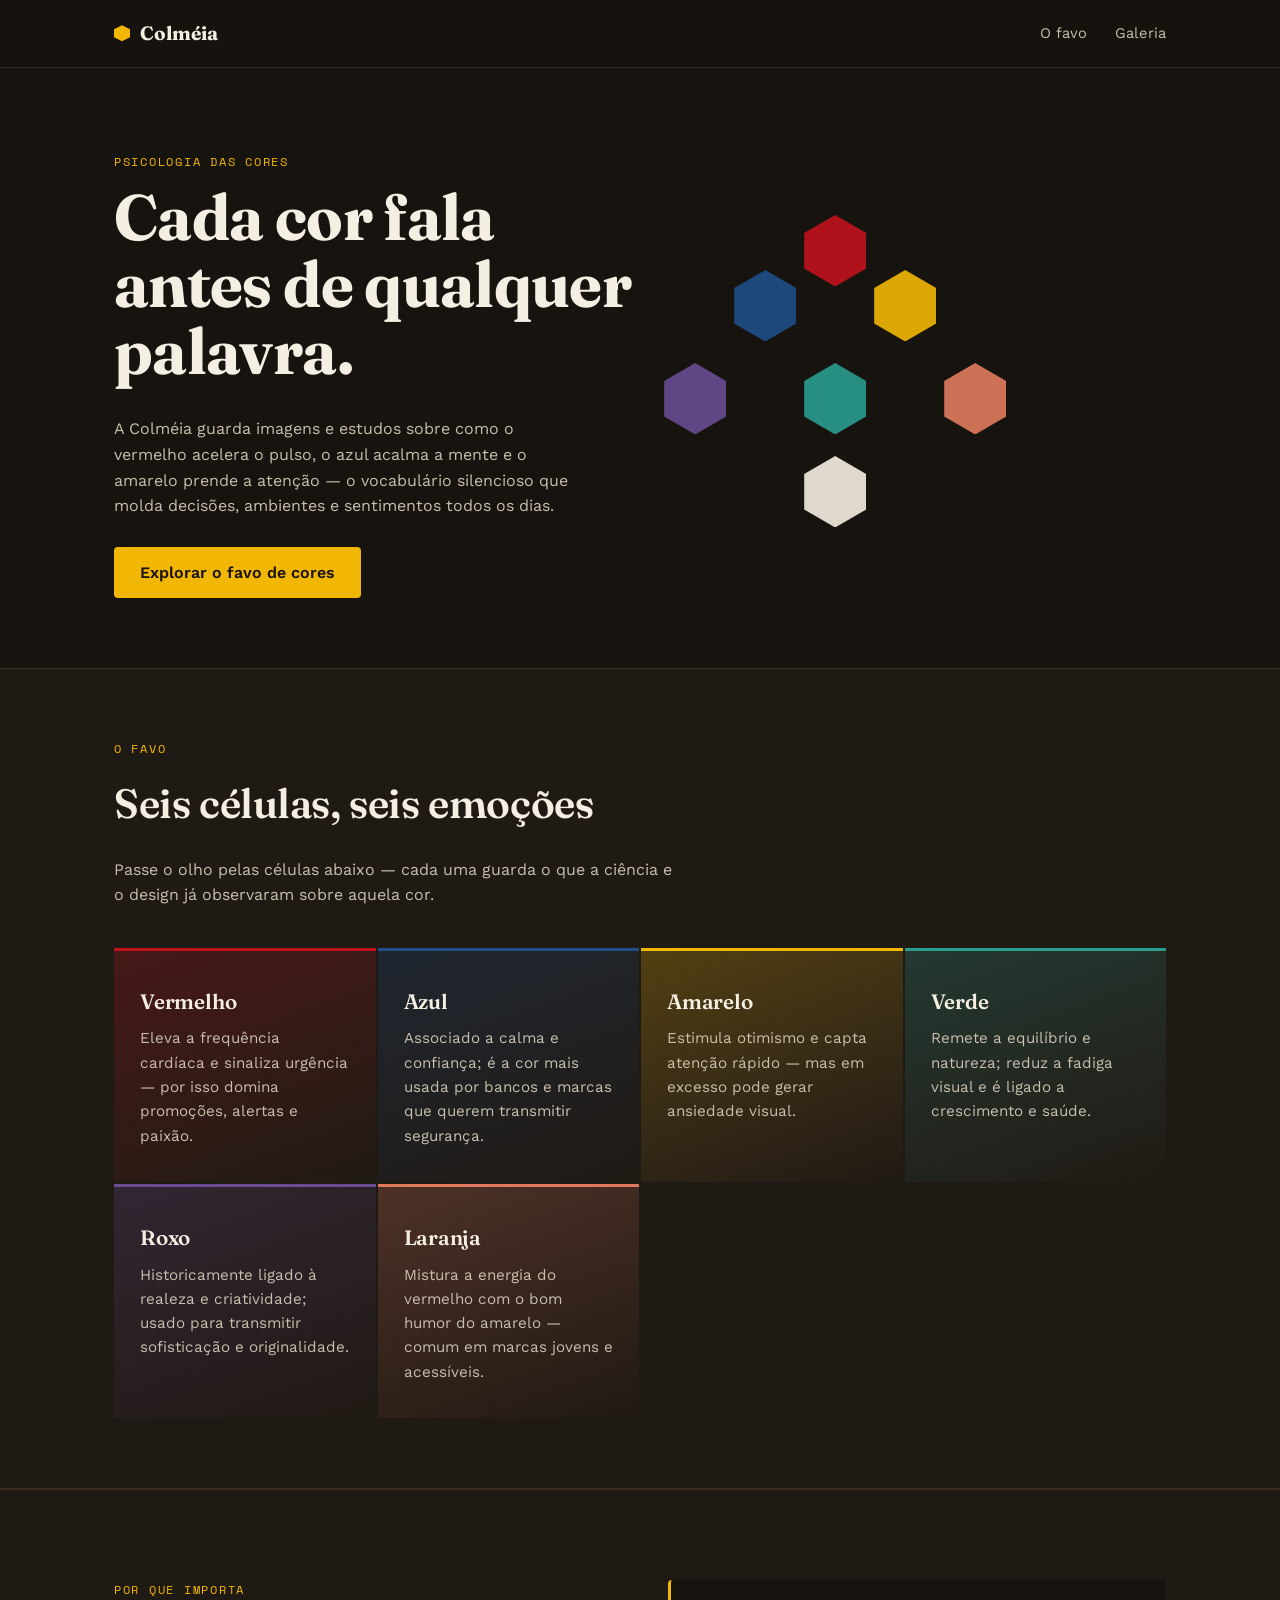
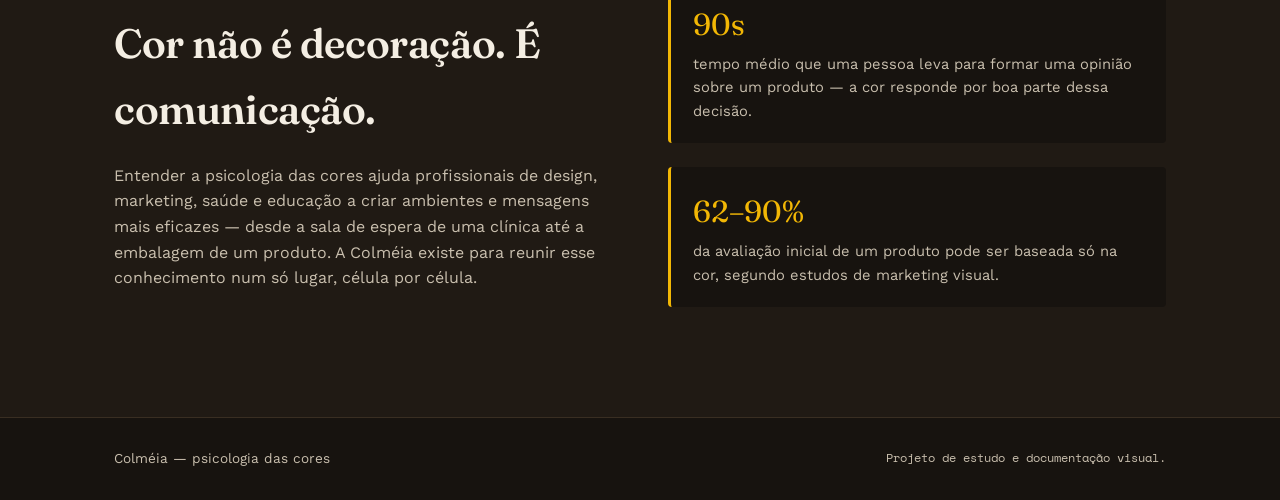
<file: index.html>
<!DOCTYPE html>
<html lang="pt-br">
<head>
  <meta charset="UTF-8">
  <meta name="viewport" content="width=device-width, initial-scale=1.0">
  <title>Colméia — Psicologia das Cores</title>
  <meta name="description" content="Colméia reúne imagens e conteúdo sobre psicologia das cores: como cada tom influencia emoções, comportamento e percepção.">
  <link rel="preconnect" href="https://fonts.googleapis.com">
  <link rel="preconnect" href="https://fonts.gstatic.com" crossorigin>
  <link href="https://fonts.googleapis.com/css2?family=Fraunces:opsz,wght@9..144,400;9..144,600;9..144,700&family=Work+Sans:wght@400;500;600&family=Space+Mono:wght@400;700&display=swap" rel="stylesheet">
  <link rel="stylesheet" href="style.css">
</head>
<body>

  <!-- ===== CABEÇALHO ===== -->
  <header class="site-header">
    <div class="wrap header-inner">
    <a href="#topo" class="brand">
      <span class="brand-hex" aria-hidden="true"></span>
        Colméia
      </a>
      <nav class="nav" aria-label="Navegação principal">
        <a href="#favo">O favo</a>
       <a href="galeria.html">Galeria</a>
      </nav>
    </div>
  </header>

<!-- ===== HERO ===== -->
<main id="topo">
  <section class="hero">
    <div class="wrap hero-grid">
      <div class="hero-text">
        <p class="eyebrow">psicologia das cores</p>
        <h1>Cada cor fala <br> antes de qualquer palavra.</h1>
        <p class="hero-lede">
          A Colméia guarda imagens e estudos sobre como o vermelho acelera o pulso,
          o azul acalma a mente e o amarelo prende a atenção — o vocabulário
          silencioso que molda decisões, ambientes e sentimentos todos os dias.
        </p>
        <a class="btn" href="explorarFavo.html">Explorar o favo de cores</a>
      </div>
      <div class="hero-comb" aria-hidden="true">
        <div class="cell c1"></div>
        <div class="cell c2"></div>
        <div class="cell c3"></div>
        <div class="cell c4"></div>
        <div class="cell c5"></div>
        <div class="cell c6"></div>
        <div class="cell c7"></div>
      </div>
    </div>
  </section>

    <!-- ===== O FAVO: SIGNIFICADO DAS CORES ===== -->
    <section id="favo" class="favo">
      <div class="wrap">
        <p class="eyebrow">o favo</p>
        <h2>Seis células, seis emoções</h2>
        <p class="section-lede">Passe o olho pelas células abaixo — cada uma guarda o que a ciência e o design já observaram sobre aquela cor.</p>

        <div class="hex-grid">
          <article class="hex-card" style="--hex-color:#C1121F;">
            <h3>Vermelho</h3>
            <p>Eleva a frequência cardíaca e sinaliza urgência — por isso domina promoções, alertas e paixão.</p>
          </article>
          <article class="hex-card" style="--hex-color:#1D4E89;">
            <h3>Azul</h3>
            <p>Associado a calma e confiança; é a cor mais usada por bancos e marcas que querem transmitir segurança.</p>
          </article>
          <article class="hex-card" style="--hex-color:#F2B705;">
            <h3>Amarelo</h3>
            <p>Estimula otimismo e capta atenção rápido — mas em excesso pode gerar ansiedade visual.</p>
          </article>
          <article class="hex-card" style="--hex-color:#2A9D8F;">
            <h3>Verde</h3>
            <p>Remete a equilíbrio e natureza; reduz a fadiga visual e é ligado a crescimento e saúde.</p>
          </article>
          <article class="hex-card" style="--hex-color:#6A4C93;">
            <h3>Roxo</h3>
            <p>Historicamente ligado à realeza e criatividade; usado para transmitir sofisticação e originalidade.</p>
          </article>
          <article class="hex-card" style="--hex-color:#E07A5F;">
            <h3>Laranja</h3>
            <p>Mistura a energia do vermelho com o bom humor do amarelo — comum em marcas jovens e acessíveis.</p>
          </article>
        </div>
      </div>
    </section>

      <!-- Lightbox: abre a imagem em destaque ao clicar -->
      <div class="lightbox" id="lightbox" aria-hidden="true">
        <button class="lightbox-fechar" id="lightboxFechar" aria-label="Fechar imagem">&times;</button>
        <div class="lightbox-conteudo">
          <div class="lightbox-img" id="lightboxImg"></div>
          <div class="lightbox-texto">
            <h3 id="lightboxTitulo"></h3>
            <p id="lightboxDesc"></p>
          </div>
        </div>
      </div>
    </section>

    <!-- ===== POR QUE IMPORTA ===== -->
    <section id="sobre" class="sobre">
      <div class="wrap sobre-grid">
        <div>
          <p class="eyebrow">por que importa</p>
          <h2>Cor não é decoração. É comunicação.</h2>
          <p>
            Entender a psicologia das cores ajuda profissionais de design,
            marketing, saúde e educação a criar ambientes e mensagens mais
            eficazes — desde a sala de espera de uma clínica até a embalagem
            de um produto. A Colméia existe para reunir esse conhecimento
            num só lugar, célula por célula.
          </p>
        </div>
        <ul class="stat-list">
          <li><span class="stat-num">90s</span> tempo médio que uma pessoa leva para formar uma opinião sobre um produto — a cor responde por boa parte dessa decisão.</li>
          <li><span class="stat-num">62–90%</span> da avaliação inicial de um produto pode ser baseada só na cor, segundo estudos de marketing visual.</li>
        </ul>
      </div>
    </section>
  </main>

  <!-- ===== RODAPÉ ===== -->
  <footer class="site-footer">
    <div class="wrap footer-inner">
      <p>Colméia — psicologia das cores</p>
      <p class="footer-note">Projeto de estudo e documentação visual.</p>
    </div>
  </footer>

</body>
</html>
</file>
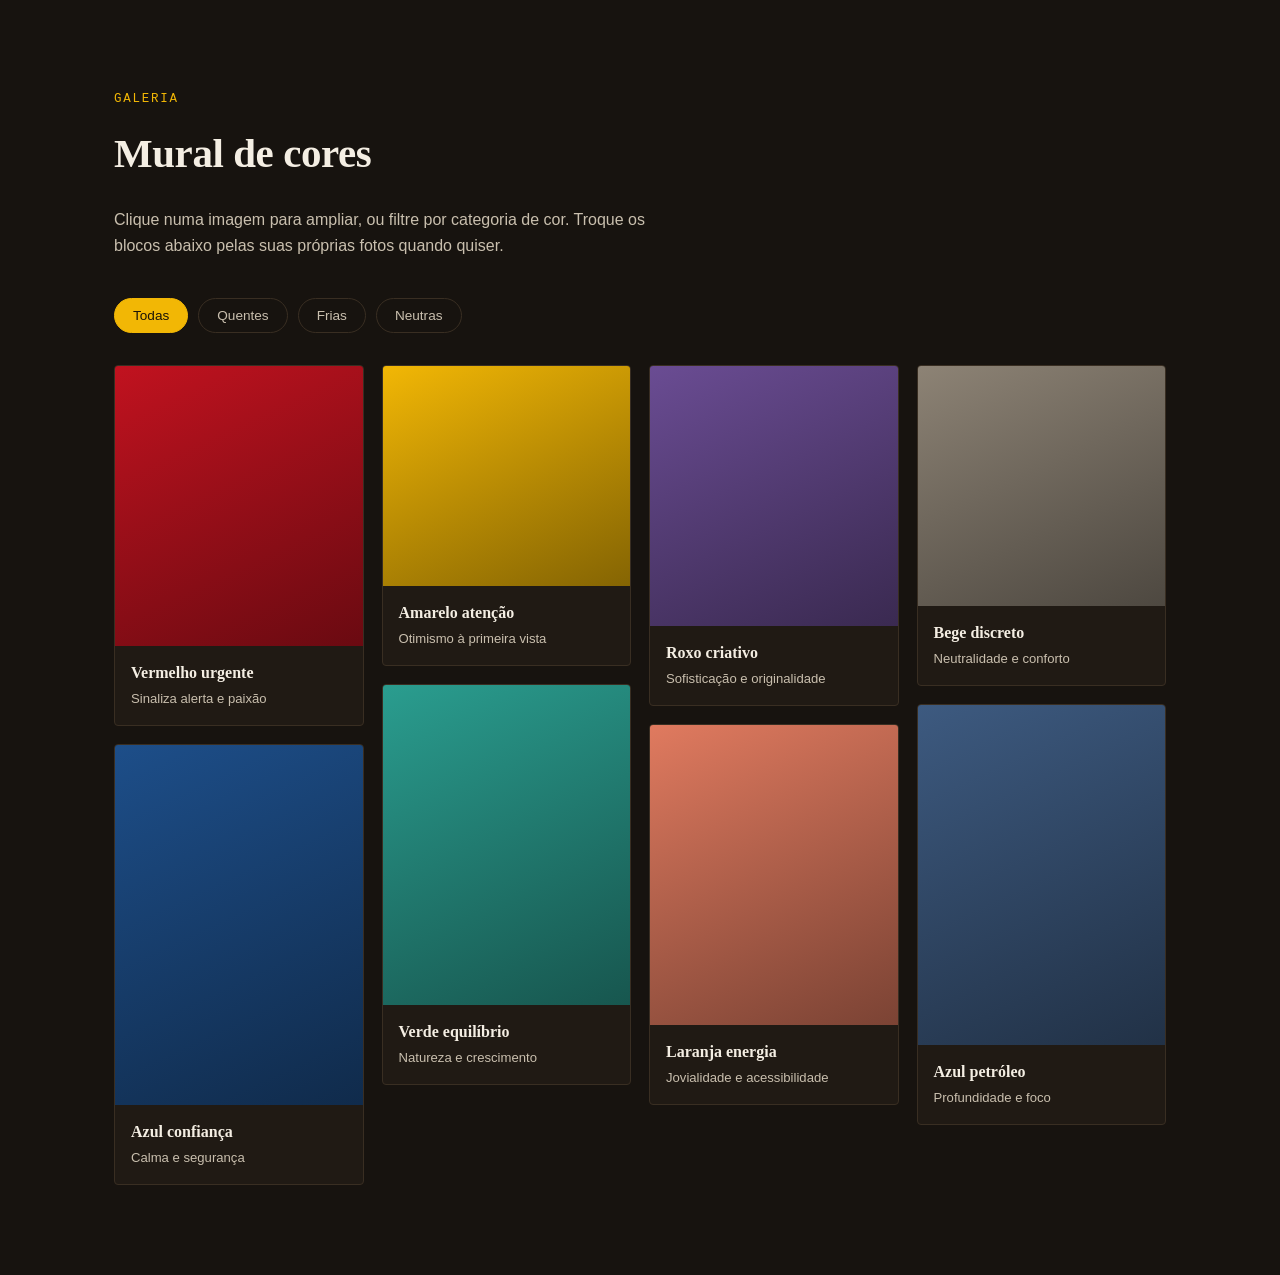
<file: explorarFavo.html>
﻿<!DOCTYPE html>

<html lang="en" xmlns="http://www.w3.org/1999/xhtml">
<head>
    <meta charset="utf-8" />
    <title>Explorar o favo de cores </title>
    <link rel="stylesheet" href="style.css">
</head>

<body>

 <!-- ===== GALERIA ESTILO PINTEREST ===== -->

    <section id="galeria" class="galeria">
      <div class="wrap">
        <p class="eyebrow">galeria</p>
        <h2>Mural de cores</h2>
        <p class="section-lede">Clique numa imagem para ampliar, ou filtre por categoria de cor. Troque os blocos abaixo pelas suas próprias fotos quando quiser.</p>

        <div class="filtros" role="tablist" aria-label="Filtrar galeria por cor">
          <button class="filtro ativo" data-filtro="todas">Todas</button>
          <button class="filtro" data-filtro="quente">Quentes</button>
          <button class="filtro" data-filtro="fria">Frias</button>
          <button class="filtro" data-filtro="neutra">Neutras</button>
        </div>

        <div class="mural" id="mural">
          <figure class="pin" data-categoria="quente" style="--pin-color:#C1121F; --pin-h:280px;">
            <div class="pin-img"></div>
            <figcaption>
              <span class="pin-titulo">Vermelho urgente</span>
              <span class="pin-desc">Sinaliza alerta e paixão</span>
            </figcaption>
          </figure>

          <figure class="pin" data-categoria="fria" style="--pin-color:#1D4E89; --pin-h:360px;">
            <div class="pin-img"></div>
            <figcaption>
              <span class="pin-titulo">Azul confiança</span>
              <span class="pin-desc">Calma e segurança</span>
            </figcaption>
          </figure>

          <figure class="pin" data-categoria="quente" style="--pin-color:#F2B705; --pin-h:220px;">
            <div class="pin-img"></div>
            <figcaption>
              <span class="pin-titulo">Amarelo atenção</span>
              <span class="pin-desc">Otimismo à primeira vista</span>
            </figcaption>
          </figure>

          <figure class="pin" data-categoria="fria" style="--pin-color:#2A9D8F; --pin-h:320px;">
            <div class="pin-img"></div>
            <figcaption>
              <span class="pin-titulo">Verde equilíbrio</span>
              <span class="pin-desc">Natureza e crescimento</span>
            </figcaption>
          </figure>

          <figure class="pin" data-categoria="neutra" style="--pin-color:#6A4C93; --pin-h:260px;">
            <div class="pin-img"></div>
            <figcaption>
              <span class="pin-titulo">Roxo criativo</span>
              <span class="pin-desc">Sofisticação e originalidade</span>
            </figcaption>
          </figure>

          <figure class="pin" data-categoria="quente" style="--pin-color:#E07A5F; --pin-h:300px;">
            <div class="pin-img"></div>
            <figcaption>
              <span class="pin-titulo">Laranja energia</span>
              <span class="pin-desc">Jovialidade e acessibilidade</span>
            </figcaption>
          </figure>

          <figure class="pin" data-categoria="neutra" style="--pin-color:#8D8375; --pin-h:240px;">
            <div class="pin-img"></div>
            <figcaption>
              <span class="pin-titulo">Bege discreto</span>
              <span class="pin-desc">Neutralidade e conforto</span>
            </figcaption>
          </figure>

          <figure class="pin" data-categoria="fria" style="--pin-color:#3D5A80; --pin-h:340px;">
            <div class="pin-img"></div>
            <figcaption>
              <span class="pin-titulo">Azul petróleo</span>
              <span class="pin-desc">Profundidade e foco</span>
            </figcaption>
          </figure>
        </div>
      </div>

       <!-- ===== Filtro Paleta de cores ===== -->

  <script>
  const filtros = document.querySelectorAll('.filtro');
  const pins = document.querySelectorAll('.pin');

  filtros.forEach(botao => {
    botao.addEventListener('click', () => {
      filtros.forEach(b => b.classList.remove('ativo'));
      botao.classList.add('ativo');

      const alvo = botao.dataset.filtro;
      pins.forEach(pin => {
        const mostrar = alvo === 'todas' || pin.dataset.categoria === alvo;
        pin.style.display = mostrar ? '' : 'none';
      });
    });
  });

</script>


</body>
</html>
</file>
<file: style.css>
/* ===== TOKENS ===== */
:root {
  --bg: #17130F;
  --bg-raised: #201A14;
  --ink: #F4EEE3;
  --ink-dim: #C9BFAE;
  --honey: #F2B705;
  --honey-deep: #C98A02;
  --line: #392E22;
  --radius: 4px;

  --font-display: 'Fraunces', serif;
  --font-body: 'Work Sans', sans-serif;
  --font-mono: 'Space Mono', monospace;
}

* { box-sizing: border-box; }

html { scroll-behavior: smooth; }

body {
  margin: 0;
  background: var(--bg);
  color: var(--ink);
  font-family: var(--font-body);
  line-height: 1.6;
  -webkit-font-smoothing: antialiased;
}

.wrap {
  max-width: 1100px;
  margin: 0 auto;
  padding: 0 24px;
}

a { color: inherit; }

h1, h2, h3 {
  font-family: var(--font-display);
  font-weight: 600;
  margin: 0 0 0.5em;
  letter-spacing: -0.01em;
}

h1 { font-size: clamp(2.4rem, 5vw, 4rem); line-height: 1.05; font-weight: 700; }
h2 { font-size: clamp(1.8rem, 3.2vw, 2.6rem); }
h3 { font-size: 1.3rem; margin-bottom: 0.4em; }

p { color: var(--ink-dim); margin: 0 0 1em; }

.eyebrow {
  font-family: var(--font-mono);
  font-size: 0.78rem;
  letter-spacing: 0.14em;
  text-transform: uppercase;
  color: var(--honey);
  margin-bottom: 0.9em;
}

.section-lede {
  max-width: 560px;
  margin-bottom: 2.5rem;
}

/* ===== HEADER ===== */
.site-header {
  position: sticky;
  top: 0;
  z-index: 10;
  backdrop-filter: blur(10px);
  background: rgba(23, 19, 15, 0.85);
  border-bottom: 1px solid var(--line);
}

.header-inner {
  display: flex;
  align-items: center;
  justify-content: space-between;
  padding-top: 18px;
  padding-bottom: 18px;
}

.brand {
  display: flex;
  align-items: center;
  gap: 10px;
  font-family: var(--font-display);
  font-weight: 700;
  font-size: 1.2rem;
  text-decoration: none;
  color: var(--ink);
}

.brand-hex {
  width: 16px;
  height: 16px;
  background: var(--honey);
  clip-path: polygon(50% 0%, 100% 25%, 100% 75%, 50% 100%, 0% 75%, 0% 25%);
}

.nav { display: flex; gap: 28px; }

.nav a {
  text-decoration: none;
  font-size: 0.92rem;
  color: var(--ink-dim);
  transition: color 0.15s ease;
}

.nav a:hover, .nav a:focus-visible { color: var(--honey); }

/* ===== HERO ===== */
.hero { padding: 84px 0 70px; }

.hero-grid {
  display: grid;
  grid-template-columns: 1.1fr 0.9fr;
  gap: 48px;
  align-items: center;
}

.hero-lede { max-width: 46ch; }

.btn {
  display: inline-block;
  margin-top: 12px;
  padding: 13px 26px;
  background: var(--honey);
  color: #1B1408;
  font-weight: 600;
  text-decoration: none;
  border-radius: var(--radius);
  transition: background 0.15s ease, transform 0.15s ease;
}

.btn:hover { background: var(--honey-deep); transform: translateY(-1px); }
.btn:focus-visible { outline: 2px solid var(--ink); outline-offset: 3px; }

.hero-comb {
  --s: 62px;
  position: relative;
  height: 320px;
}

.hero-comb .cell {
  position: absolute;
  width: var(--s);
  height: calc(var(--s) * 1.15);
  clip-path: polygon(50% 0%, 100% 25%, 100% 75%, 50% 100%, 0% 75%, 0% 25%);
  opacity: 0.9;
}

.c1 { background:#C1121F; top: 0;    left: 90px; }
.c2 { background:#1D4E89; top: 55px; left: 20px; }
.c3 { background:#F2B705; top: 55px; left: 160px; }
.c4 { background:#2A9D8F; top: 148px; left: 90px; }
.c5 { background:#6A4C93; top: 148px; left: -50px; }
.c6 { background:#E07A5F; top: 148px; left: 230px; }
.c7 { background:#F4EEE3; top: 241px; left: 90px; opacity: 0.15; }

/* ===== FAVO (grade hexagonal) ===== */
.favo { padding: 70px 0; background: var(--bg-raised); border-top: 1px solid var(--line); border-bottom: 1px solid var(--line); }

.hex-grid {
  display: grid;
  grid-template-columns: repeat(auto-fit, minmax(220px, 1fr));
  gap: 2px;
}

.hex-card {
  padding: 34px 26px;
  background: linear-gradient(160deg, color-mix(in srgb, var(--hex-color) 24%, var(--bg-raised)), var(--bg-raised));
  border-top: 3px solid var(--hex-color);
}

.hex-card h3 { color: var(--ink); }
.hex-card p { margin: 0; font-size: 0.95rem; }

/* ===== GALERIA ESTILO PINTEREST ===== */
.galeria { padding: 90px 0; }

/* ---- Filtros ---- */
.filtros {
  display: flex;
  gap: 10px;
  margin-bottom: 32px;
  flex-wrap: wrap;
}

.filtro {
  font-family: var(--font-body);
  font-size: 0.85rem;
  font-weight: 500;
  padding: 9px 18px;
  border-radius: 999px;
  border: 1px solid var(--line);
  background: transparent;
  color: var(--ink-dim);
  cursor: pointer;
  transition: background 0.15s ease, color 0.15s ease, border-color 0.15s ease;
}

.filtro:hover { border-color: var(--honey); color: var(--ink); }

.filtro.ativo {
  background: var(--honey);
  border-color: var(--honey);
  color: #1B1408;
}

/* ---- Mural (mosaico tipo Pinterest, via colunas CSS) ---- */
.mural {
  columns: 4 220px;
  column-gap: 18px;
}

.pin {
  margin: 0 0 18px;
  break-inside: avoid;
  border-radius: var(--radius);
  overflow: hidden;
  cursor: pointer;
  background: var(--bg-raised);
  border: 1px solid var(--line);
  transition: transform 0.2s ease, box-shadow 0.2s ease;
}

.pin:hover {
  transform: translateY(-4px);
  box-shadow: 0 14px 28px rgba(0,0,0,0.35);
}

.pin-img {
  height: var(--pin-h, 260px);
  background: linear-gradient(155deg, var(--pin-color), color-mix(in srgb, var(--pin-color) 55%, black));
  position: relative;
}

.pin-img::after {
  content: '';
  position: absolute;
  inset: 0;
  background: linear-gradient(to top, rgba(0,0,0,0.35), transparent 45%);
  opacity: 0;
  transition: opacity 0.2s ease;
}

.pin:hover .pin-img::after { opacity: 1; }

.pin figcaption {
  padding: 14px 16px 16px;
  display: flex;
  flex-direction: column;
  gap: 2px;
}

.pin-titulo {
  font-family: var(--font-display);
  font-weight: 600;
  font-size: 1rem;
  color: var(--ink);
}

.pin-desc {
  font-size: 0.82rem;
  color: var(--ink-dim);
}

/* ---- Lightbox ---- */
.lightbox {
  position: fixed;
  inset: 0;
  background: rgba(10, 8, 6, 0.9);
  display: flex;
  align-items: center;
  justify-content: center;
  padding: 24px;
  opacity: 0;
  pointer-events: none;
  transition: opacity 0.2s ease;
  z-index: 100;
}

.lightbox.aberto {
  opacity: 1;
  pointer-events: auto;
}

.lightbox-conteudo {
  background: var(--bg-raised);
  border-radius: 6px;
  overflow: hidden;
  max-width: 560px;
  width: 100%;
  border: 1px solid var(--line);
}

.lightbox-img {
  height: 340px;
}

.lightbox-texto {
  padding: 24px 26px 28px;
}

.lightbox-texto h3 { margin-bottom: 6px; }
.lightbox-texto p { margin: 0; }

.lightbox-fechar {
  position: absolute;
  top: 24px;
  right: 28px;
  background: none;
  border: none;
  color: var(--ink);
  font-size: 2rem;
  line-height: 1;
  cursor: pointer;
}

.lightbox-fechar:hover { color: var(--honey); }

/* ===== SOBRE ===== */
.sobre { padding: 90px 0 110px; background: var(--bg-raised); border-top: 1px solid var(--line); }

.sobre-grid {
  display: grid;
  grid-template-columns: 1fr 1fr;
  gap: 56px;
  align-items: start;
}

.stat-list {
  list-style: none;
  margin: 0;
  padding: 0;
  display: grid;
  gap: 24px;
}

.stat-list li {
  padding: 20px 22px;
  background: var(--bg);
  border-left: 3px solid var(--honey);
  border-radius: var(--radius);
  color: var(--ink-dim);
  font-size: 0.92rem;
}

.stat-num {
  display: block;
  font-family: var(--font-display);
  font-size: 1.9rem;
  color: var(--honey);
  margin-bottom: 4px;
}

/* ===== FOOTER ===== */
.site-footer {
  padding: 30px 0;
  border-top: 1px solid var(--line);
}

.footer-inner {
  display: flex;
  justify-content: space-between;
  flex-wrap: wrap;
  gap: 8px;
  font-size: 0.85rem;
  color: var(--ink-dim);
}

.footer-inner p { margin: 0; }
.footer-note { font-family: var(--font-mono); font-size: 0.78rem; }

/* ===== RESPONSIVO ===== */
@media (max-width: 780px) {
  .hero-grid { grid-template-columns: 1fr; }
  .hero-comb { display: none; }
  .sobre-grid { grid-template-columns: 1fr; }
  .nav { gap: 18px; }
  .mural { columns: 2 160px; }
}

@media (max-width: 460px) {
  .mural { columns: 1; }
}

/* ===== ACESSIBILIDADE ===== */
@media (prefers-reduced-motion: reduce) {
  html { scroll-behavior: auto; }
  .btn { transition: none; }
}

a:focus-visible, button:focus-visible {
  outline: 2px solid var(--honey);
  outline-offset: 2px;
}
</file>
